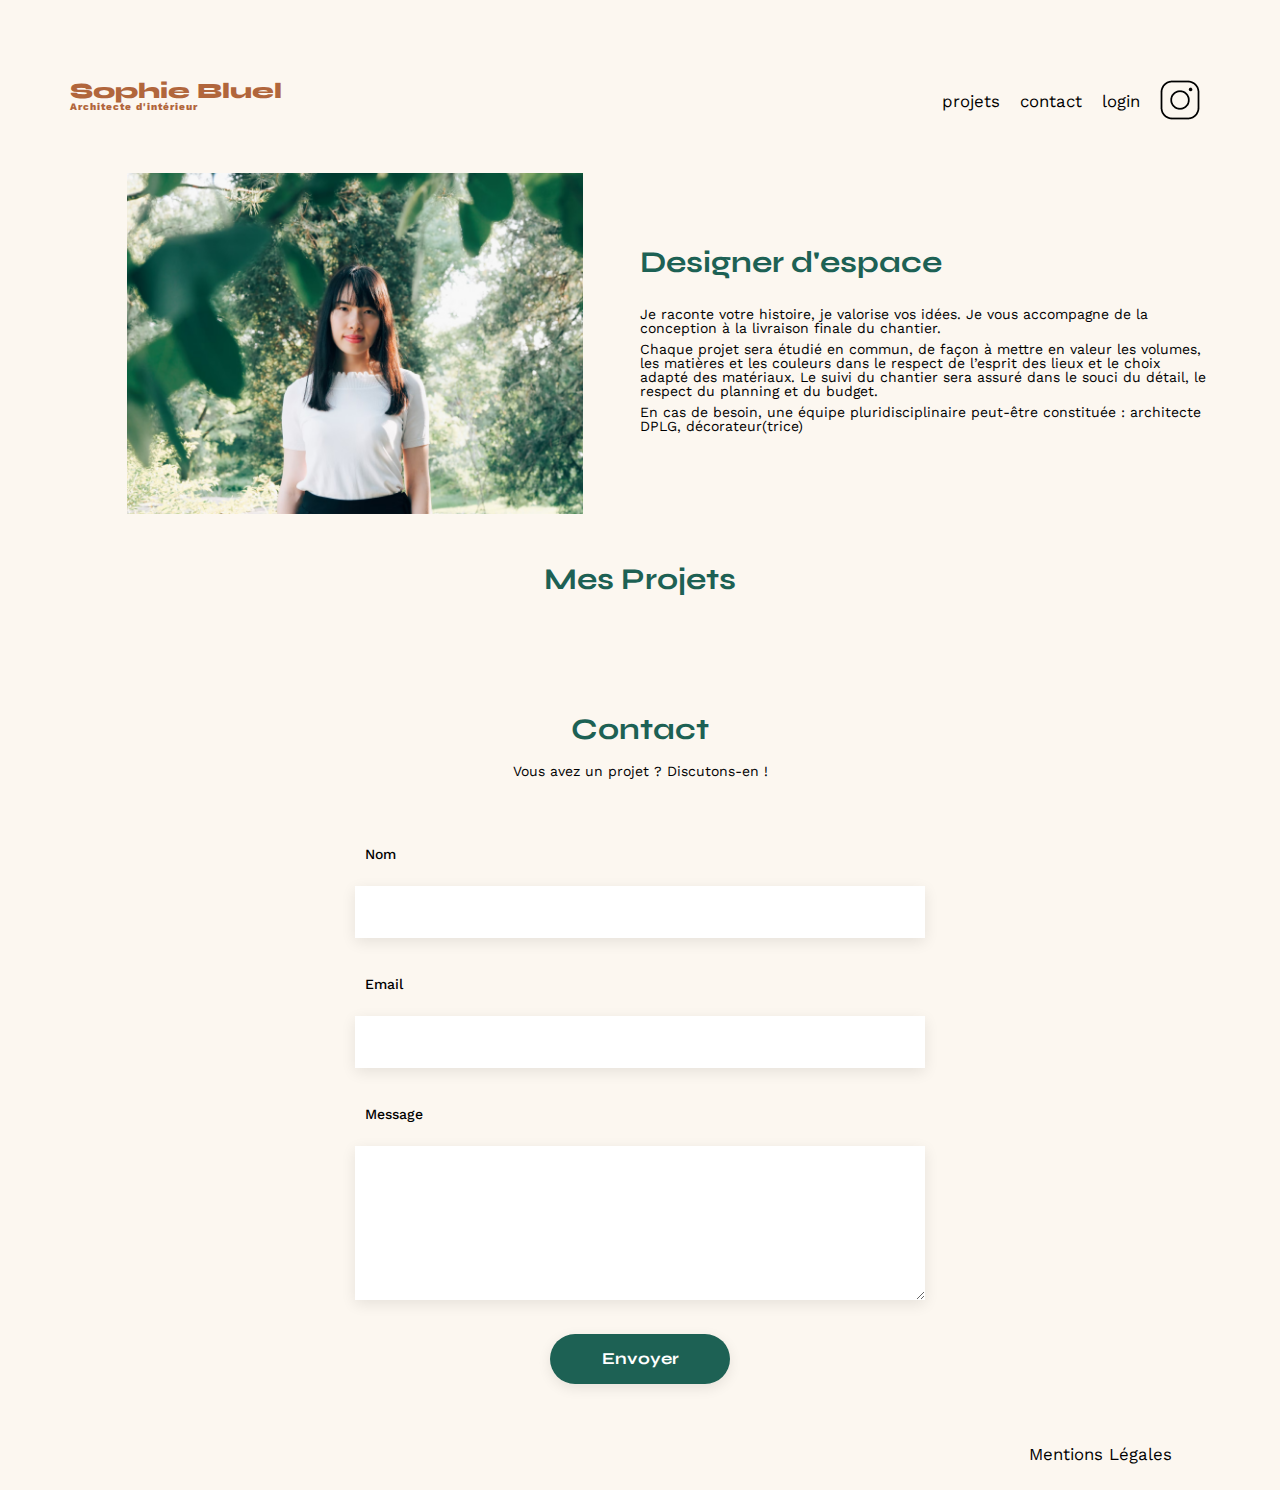
<file: index.html>
<!DOCTYPE html>
<html lang="fr">
<head>
	<meta charset="UTF-8">
	<title>Sophie Bluel - Architecte d'intérieur</title>
	<meta name="viewport" content="width=device-width, initial-scale=1.0">
	<meta name="description" content="">
	<link rel="preconnect" href="https://fonts.googleapis.com">
	<link rel="preconnect" href="https://fonts.gstatic.com" crossorigin>
	<link href="https://fonts.googleapis.com/css2?family=Syne:wght@700;800&family=Work+Sans&display=swap" rel="stylesheet">
	<link rel="stylesheet" href="https://cdnjs.cloudflare.com/ajax/libs/font-awesome/6.3.0/css/all.min.css" integrity="sha512-SzlrxWUlpfuzQ+pcUCosxcglQRNAq/DZjVsC0lE40xsADsfeQoEypE+enwcOiGjk/bSuGGKHEyjSoQ1zVisanQ==" crossorigin="anonymous" referrerpolicy="no-referrer" />
	<link rel="stylesheet" href="./assets/style.css">
	<link rel="stylesheet" href="./assets/modal.css">
	
</head>

<div class="mode-edition">
		<i class="fa-solid fa-pen-to-square" style="display:none;"></i>
		<p>Mode édition</p>
		<div class="mode-edition2">
		<p >publier les changements</p>
		</div>
	</div>
<body>
	
	

<header>

	

	<h1>Sophie Bluel <span>Architecte d'intérieur</span></h1>
	<nav>
		<ul>
			<li>projets</li>
			<li>contact</li>
			<li id="loginBtn"><a href="login.html">login</a></li>
			<li id="logoutBtn" style="display:none;"><a href="index.html">Logout</a></li>
			<li><img src="./assets/icons/instagram.png" alt="Instagram"></li>
		</ul>
	</nav>
</header>
<main>
	<section id="introduction">
		<figure>
			<img src="./assets/images/sophie-bluel.png" alt="">
		</figure>
		<article>
			<h2>Designer d'espace</h2>
			<p>Je raconte votre histoire, je valorise vos idées. Je vous accompagne de la conception à la livraison finale du chantier.</p>
			<p>Chaque projet sera étudié en commun, de façon à mettre en valeur les volumes, les matières et les couleurs dans le respect de l’esprit des lieux et le choix adapté des matériaux. Le suivi du chantier sera assuré dans le souci du détail, le respect du planning et du budget.</p>
			<p>En cas de besoin, une équipe pluridisciplinaire peut-être constituée : architecte DPLG, décorateur(trice)</p>
		</article>
	</section>

	<section id="portfolio">
		<div class="modal-projet">
		<h2>Mes Projets</h2>

		<i class="fa-sharp fa-solid fa-pen-to-square" style="display: none;"></i><a href="#modal1" class="js-modal">Modifier</a> 
		</div>

		<aside id="modal1" class="modal" aria-hidden="true" role="dialog" aria-labelledby="titlemodal">
			<div class="modal-wrapper">
			  <button class="js-modal-close" type="button"><i class="fa-solid fa-x" ></i></button>

		<h1 id="titlemodal">Galerie photo</h1>


				<div class="project-modal">
			    
					

				</div>

			<div class="bouton-ajouter-supprimer" >
			  <button class="js-ajouter-photo">Ajouter une photo</button>
			
			<button class="js-supprimer-gallery">Supprimer la galerie</button>
			</div> 

			</div>

			

		  </aside>

		  <aside id="modal2" class="modal" aria-hidden="true" role="dialog" aria-labelledby="titlemodal2">
			<div class="modal-wrapper">
			  <button class="js-modal-close" type="button"><i class="fa-solid fa-x"></i></button>

			  <i class="fa-solid fa-arrow-left"></i>
			  
			  <h1 class="js-modal2">Ajout photo</h1>
			  

				<div class="project-modal2">
			    
					<i class="fa-sharp fa-regular fa-image"></i>

					<form>
						
						<label for="file-upload" class="custom-file-upload">
						  + Ajouter photo
						</label>
						<input type="file" id="file-upload" name="image" accept="image/" style="display:none;" required>
					  </form>
					
					<p>pnj, png :4mo max</p>

				</div>

				<form id="project-form">


					<label for="title">Titre</label>
					<input type="text" id="title" name="title" required>
				  
					<label for="category">Catégorie</label>
					<select id="category" name="category" required>
					  <option value="1">Objets</option>
					  <option value="2">Appartements</option>
					  <option value="3">Hotels & restaurants</option>
					</select>
				  
					<button class="form" type="submit">Valider</button>
				  </form>
				  
			
			</div>
		  </aside>
		  
		  
		
		  
		  



	<div id="formulaire">
		
		<div class="filtre">
				

		</div>
	</div>
		<div class="gallery">


		</div>
	</section>
	<section id="contact">
		<h2>Contact</h2>
		<p>Vous avez un projet ? Discutons-en !</p>
		<form action="#" method="post">
			<label for="name">Nom</label>
			<input type="text" name="name" id="name">
			<label for="email">Email</label>
			<input type="email" name="email" id="email">
			<label for="message">Message</label>
			<textarea name="message" id="message" cols="30" rows="10"></textarea>
			<input type="submit" value="Envoyer">
		</form>
	</section>
</main>

<footer>
	<nav>
		<ul>
			<li>Mentions Légales</li>
		</ul>
	</nav>
</footer>
<script src="script.js"></script>
</body>
</html>
</file>
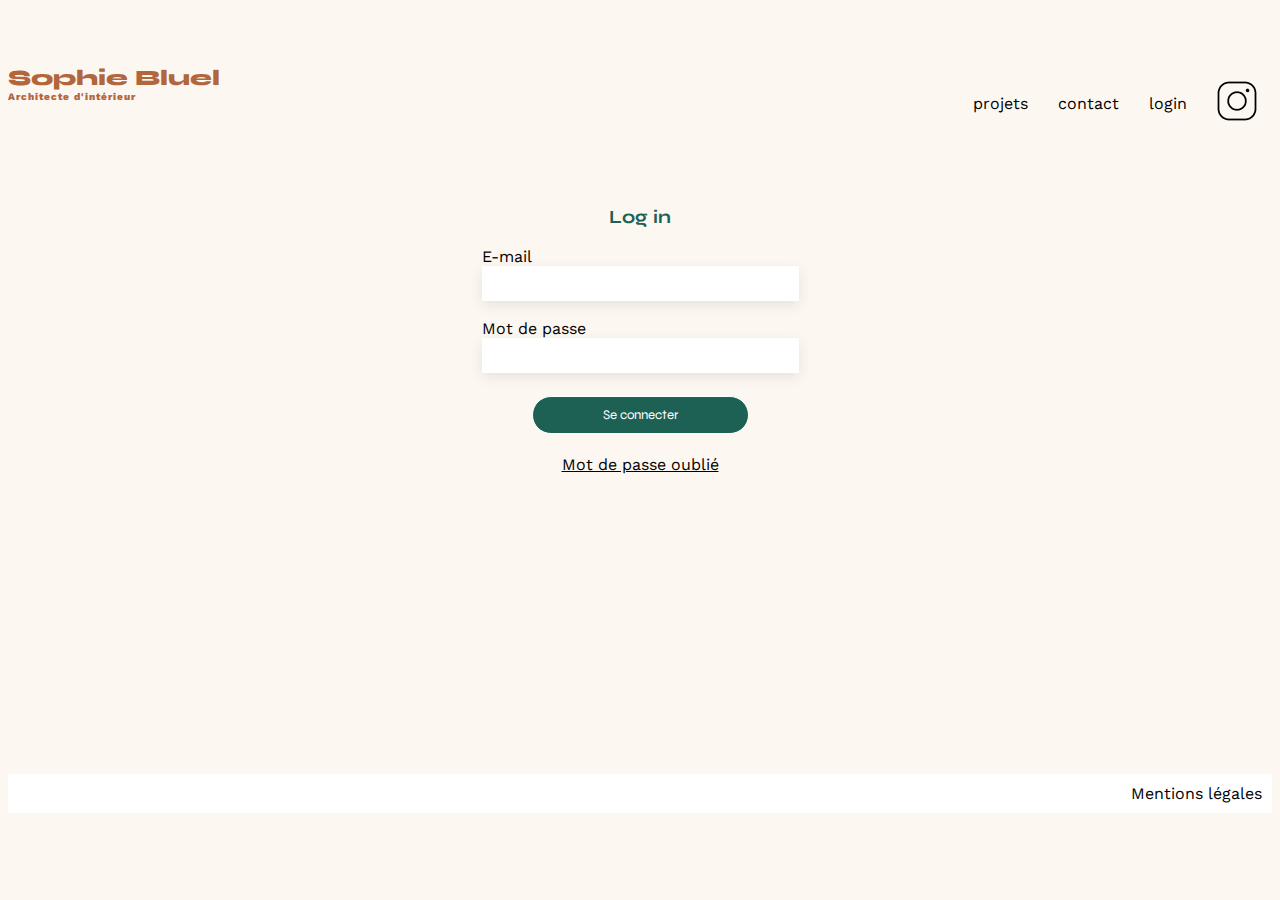
<file: login.html>
<!DOCTYPE html>
<html lang="fr">
<head>
    <meta charset="UTF-8">
    <meta http-equiv="X-UA-Compatible" content="IE=edge">
    <meta name="viewport" content="width=device-width, initial-scale=1.0">
    <link href="https://fonts.googleapis.com/css2?family=Syne:wght@700;800&family=Work+Sans&display=swap" rel="stylesheet">
    <link rel="stylesheet" href="https://cdnjs.cloudflare.com/ajax/libs/font-awesome/6.3.0/css/all.min.css" integrity="sha512-SzlrxWUlpfuzQ+pcUCosxcglQRNAq/DZjVsC0lE40xsADsfeQoEypE+enwcOiGjk/bSuGGKHEyjSoQ1zVisanQ==" crossorigin="anonymous" referrerpolicy="no-referrer" />
    <link rel="stylesheet" href="./assets/login.css">
    
    <title>Log in</title>
</head>

<body>
    <header>

	

        <h1>Sophie Bluel <span>Architecte d'intérieur</span></h1>
        <nav>
            <ul>
                <li>projets</li>
                <li>contact</li>
                <li>login</li>
                <li><img src="./assets/icons/instagram.png" alt="Instagram"></li>
            </ul>
        </nav>
    </header>

    <h3>Log in</h3>

    <div class="formulaire">
        <form id="myForm">
            <label for="email">E-mail</label>
            <input type="email" name="email" id="email"><br>
            <label for="password">Mot de passe</label>
            <input type="password" name="password" id="password"><br>
            <div id="error-message"></div>
            <button type="submit">Se connecter</button>
           
        </form>
        
    </div>

    <p><a href="#">Mot de passe oublié</a></p>

    <footer>
        Mentions légales
    </footer>
    <script src="login.js"></script>
    
</body>
</html>
</file>
<file: assets/modal.css>
.modal {
  display: none;
  position: fixed;
  z-index: 1000;
  top: 0;
  left: 0;
  width: 100%;
  height: 100%;
  overflow: auto;
  background-color: rgba(0, 0, 0, 0.8);
}

.modal-wrapper {
  position: relative;
  margin: 10% auto;
  padding: 20px;
  width: 630px;
  height: 731px;
  background-color: #ffffff;
  text-align: center;
  border-radius: 10px 10px 10px 10px;
}

.gallery-modal {
  display: flex;
  flex-wrap: wrap;
  justify-content: center;
  align-items: center;
  margin-top: 20px;
}

.gallery-modal img {
  margin: 10px;
  max-width: 200px;
  max-height: 200px;
}

.js-modal-close{
  position: absolute;
  top: 10px;
  right: 10px;
  font-size: 20px;
  font-weight: bold;
  color: #333;
  border: none;
  cursor: pointer;
  
}
.js-modal-close:hover{
  background-color: initial;
}



.modal-projet{
  display: flex;
  flex-direction: row;
  justify-content: center;
}

.fa-pen-to-square::before{
  padding-left: 15px;
  
}

#titlemodal{
  font-family: "Work sans";
  color: black;
  padding-bottom: 46px;
  padding-top: 60px;
  font-style: normal;
  font-weight: 400;
}


.fa-trash-can::before {
  position: relative;
  
}

.js-ajouter-image{
  font-family: "Syne";
color: #ffffff;
background: #1D6154;
}

.js-supprimer-gallery{
  color: red;
  font-family: "Syne";
  border: hidden;
  cursor: pointer;
}



.bouton-ajouter-supprimer{
  padding-top: 30px;
  display: flex;
  flex-direction: column;
}

.project-modal{

  display: flex;
  flex-wrap: wrap;
  height: 70%;
  width: 100%;

  
}

.project-modal figure{
  height: 15%;
  margin: 7px;

}

.project-modal figure {
  height: 15%;
  margin: 7px;
  position: relative; 
}

.project-modal figure .fa-trash-can::before {
  position: absolute;
  top: 5px;
  right: 5px;
  font-size: 15px;
  cursor: pointer;
  color: white;
  background: black;
  border: black solid;
 
}
.project-modal figure .fa-arrows-up-down-left-right::before{
  position: absolute;
  top: 5px;
  left: 90px;
  font-size: 15px;
  cursor: pointer;
  color: white;
  background: black;
  border: black solid;

}



.project-modal figure img {
 
  object-fit: cover; 
  width: 140px;
  max-width: 100%;
  height: 130px;

}

.fa-arrow-left{
  color: black;
  position: absolute;
  top: 5px;
  left: 30px;
  font-size: medium;
  cursor: pointer;
}



.js-modal2{
  font-family: 'Work Sans';
  text-align: center;
  margin-top: 30px;
  color: black;
  font-style: normal;
  font-weight: 400;
  padding-top: 5px;
}

.fa-x::before{
  color: black;
  position: absolute;
  top: 10px;
  left: 10px;
  font-size: medium;
  cursor: pointer;
}

form{
  display: flex;
  flex-direction: column;
}

.project-modal2{
  padding-bottom: 20px;
  width: 70%;
  height: 20%;
  display: flex;
  flex-direction: column;
  justify-content: center;
  border: 1px black;
  background: #E8F1F6;
  margin-left: 100px;
}

#project-form img{
  max-width: 100%;
  max-height: 150px;
}

#project-form div{
  background: #E8F1F6;
  margin-right: 100px;
  margin-left: 100px;
}

.custom-file-upload{
  padding: 10px;
  border-radius: 50px;
  background: #CBD6DC;
  color: #306685;
  cursor: pointer;
  margin-right: 150px;
  margin-left: 150px;
  }

  .custom-file-upload label{
    color: #306685;
    font-family: 'Work Sans';
    font-style: normal;
    font-weight: 500;
    font-size: 14px;
    line-height: 16px;
    text-align: center;
  
  }

  .project-modal2 p{
  padding-top: 10px;
  font-family: 'Work Sans';
  font-style: normal;
  font-weight: 400;
  font-size: 10px;
  line-height: 12px;
  color: #444444;
  }

  .fa-image{
   
    color: #B9C5CC;
    font-size: 50px;
    padding: 10px;
    
  }

  label {
    display: flex;
    justify-content: flex-start;
    font-family: 'Work Sans';
    font-style: normal;
    font-weight: 500;
    font-size: 14px;
    line-height: 16px;
    padding: 10px;
   
  }

  #title{
  background: #FFFFFF;
  box-shadow: 0px 4px 14px rgba(0, 0, 0, 0.09);
  border: 0px;
  padding: 15px;
  }

  #category{
  background: #FFFFFF;
  box-shadow: 0px 4px 14px rgba(0, 0, 0, 0.09);
  border: 0px;
  padding: 15px;
  margin-bottom: 20px;
  }
    
  .fa-arrows-up-down-left-right{
    opacity: 0;
    transition: opacity 0s ease-in-out;
  }

  .fa-arrows-up-down-left-right:hover{
    opacity: 1;
  }

  .js-ajouter-photo{
    background-color: #1D6154;
    color: white;
    padding: 10px;
    margin-right: 170px;
    margin-left: 170px;
    font-family: 'Syne';
    cursor: pointer;
  }

  .project-modal p {
   padding: 0;
   margin: 0;
  }

  .form{
    background-color: #A7A7A7;
    color: white;
    padding: 15px;
    font-family: 'Syne';
    margin-right: 170px;
    margin-left: 170px;
    cursor: pointer;
    
  }
</file>
<file: assets/login.css>
*{
    box-sizing: border-box;
}

body{
    background-color: #fcf7f0;
}

header {
	display: flex;
	justify-content: space-between;
	margin: 50px 0
}

li{
    margin: 15px;
    font-family: 'Work Sans';
    
}
nav ul {
    display: flex;
    align-items: center;
    list-style-type: none;
}

ol, ul {
    list-style: none;
}

h1 {
    display: flex;
    flex-direction: column;
    font-family: 'Syne';
    font-size: 22px;
    font-weight: 800;
    color: #B1663C;
}
h1 span {
    font-family: 'Work Sans';
    font-size: 10px;
    letter-spacing: 0.1em;
}
h2{
    margin: 0;
    padding: 0;
    font-size: medium;
    font-family: 'Syne';
    color: #B1663C;
}

h3{
    display: flex;
    justify-content: center;
    font-family: 'Syne';
    color: #1D6154;
}



.formulaire{
    display: flex;
    justify-content: center;

}

form{
    display: flex;
    flex-direction: column;
    
}

input{
    display: flex;
    flex-direction: column;
    margin-top: 0;
    margin-bottom: 0;
    padding: 10px 70px 10px 70px;
    border: 0px;
    box-shadow: 0px 4px 14px rgba(0, 0, 0, 0.09)
}

form p{
    margin: 0;
}

a {
    display: flex;
    justify-content: center;
    color: black;
    font-family: 'Work Sans';
}

button{
    margin: 5px;
	padding: 10px;
    border: solid 1px;
	border-radius: 60px 60px 60px 60px;
	color: white;
	background-color: #1D6154;
    font-family: 'Syne';
    cursor: pointer;

}

footer{
    display: flex;
    justify-content: end;
    background-color: #ffffff;
    margin-top: 300px;
    padding: 10px;
    font-family: "Work Sans";

}

#error-message{
    text-align: center;
}

#myForm button{
    margin-left: 50px;
    margin-right: 50px;
}

.fa-instagram:before{
    font-size: x-large;
}

label{
    font-family: 'Work Sans';
    size: 14px;
}
</file>
<file: assets/style.css>
/* http://meyerweb.com/eric/tools/css/reset/
   v2.0 | 20110126
   License: none (public domain)
*/

html, body, div, span, applet, object, iframe,
h1, h2, h3, h4, h5, h6, p, blockquote, pre,
a, abbr, acronym, address, big, cite, code,
del, dfn, em, img, ins, kbd, q, s, samp,
small, strike, strong, sub, sup, tt, var,
b, u, i, center,
dl, dt, dd, ol, ul, li,
fieldset, form, label, legend,
table, caption, tbody, tfoot, thead, tr, th, td,
article, aside, canvas, details, embed,
figure, figcaption, footer, header, hgroup,
menu, nav, output, ruby, section, summary,
time, mark, audio, video {
	margin: 0;
	padding: 0;
	border: 0;
	font-size: 100%;
	font: inherit;
	vertical-align: baseline;
}
/* HTML5 display-role reset for older browsers */
article, aside, details, figcaption, figure,
footer, header, hgroup, menu, nav, section {
	display: block;
}
body {
	line-height: 1;
	background-color: #fcf7f0;
	padding-top: 30px;
}
ol, ul {
	list-style: none;
}
blockquote, q {
	quotes: none;
}
blockquote:before, blockquote:after,
q:before, q:after {
	content: '';
	content: none;
}
table {
	border-collapse: collapse;
	border-spacing: 0;
}
/** end reset css**/
body {
	max-width: 1140px;
	margin:auto;
	font-family: 'Work Sans' ;
	font-size: 14px;
}
header {
	display: flex;
	justify-content: space-between;
	margin: 50px 0
}
section {
	margin: 50px 0
}

h1{
	display: flex;
	flex-direction: column;
	font-family: 'Syne';
	font-size: 22px;
	font-weight: 800;
	color: #B1663C
}

h1 > span {
	font-family: 'Work Sans';
	font-size:10px;
	letter-spacing: 0.1em;
;
}

h2{
	font-family: 'Syne';
	font-weight: 700;
	font-size: 30px;
	color: #1D6154
}
nav ul {
	display: flex;
	align-items: center;
	list-style-type: none;

}
nav li {
	padding: 0 10px;
	font-size: 1.2em;
}

a {
	text-decoration: none;
	color: black;
	
}

li:hover {
	color: #B1663C;
}
#introduction {
	display: flex;
	align-items: center;
}
#introduction figure {
	flex: 1
}
#introduction img {
	display: block;
	margin: auto;
	width: 80%;
}

#introduction article {
	flex: 1
}
#introduction h2 {
	margin-bottom: 1em;
}

#introduction p {
	margin-bottom: 0.5em;
}
#portfolio h2 {
	text-align: center;
	margin-bottom: 1em;
}

#formulaire{
	display: flex;
	flex-direction: row;
	justify-content: center;
	padding-bottom: 40px;

}

button{
	margin: 5px;
	padding-top: 5px;
	padding-bottom: 5px;
	padding-left: 15px;
	padding-right: 15px;
	border: solid 1px;
	border-radius: 60px 60px 60px 60px;
	color: #1D6154;
	background-color: white;
	cursor: pointer;
}

.gallery {
	width: 100%;
	display: grid;
	grid-template-columns: 1fr 1fr 1fr;
	grid-column-gap: 20px;
	grid-row-gap: 20px;
}

.gallery img {
	width: 100%;
}

#contact {
	width: 50%;
margin: auto;
}
#contact > * {
	text-align: center;

}
#contact h2{
	margin-bottom: 20px;
}
#contact form {
	text-align: left;
	margin-top:30px;
	display: flex;
	flex-direction: column;
}

#contact input {
	height: 50px;
	font-size: 1.2em;
	border: none;
	box-shadow: 0px 4px 14px rgba(0, 0, 0, 0.09);
}
#contact label {
	margin: 2em 0 1em 0;
}
#contact textarea {
	border: none;
	box-shadow: 0px 4px 14px rgba(0, 0, 0, 0.09);
}

input[type="submit"]{
	font-family: 'Syne';
	font-weight: 700;
	color: white;
	background-color: #1D6154;
	margin : 2em auto ;
	width: 180px;
	text-align: center;
	border-radius: 60px ;
}

footer nav ul {
	display: flex;
	justify-content: flex-end;
	margin: 2em
}




.mode-edition{
	display: flex;
	justify-content: center;
	background-color: black;
	width: 100%;
	position: absolute;
	padding-bottom: 10px;
	top: 0;
	right: 1px;
}

.mode-edition p{
	color: #ffffff;
	padding-top: 20px;
	padding-right: 10px;
	font-family: 'Work Sans';
}

.mode-edition i{
	color: #ffffff;

}
.mode-edition2{
	border: 2px solid ;
	background: #FFFFFF;
	padding: 5px;
	border-radius: 20px 20px 20px 20px;
	margin-top: 10px;
}

.mode-edition2 p{
	color: black;
	padding: 5px;
}

.fa-solid{
	padding-top: 20px;
	padding-right: 10px;
}

#portfolio .fa-pen-to-square {
	padding-top: 10px;
	
}

.js-modal{
	padding-top: 10px;
}
</file>
